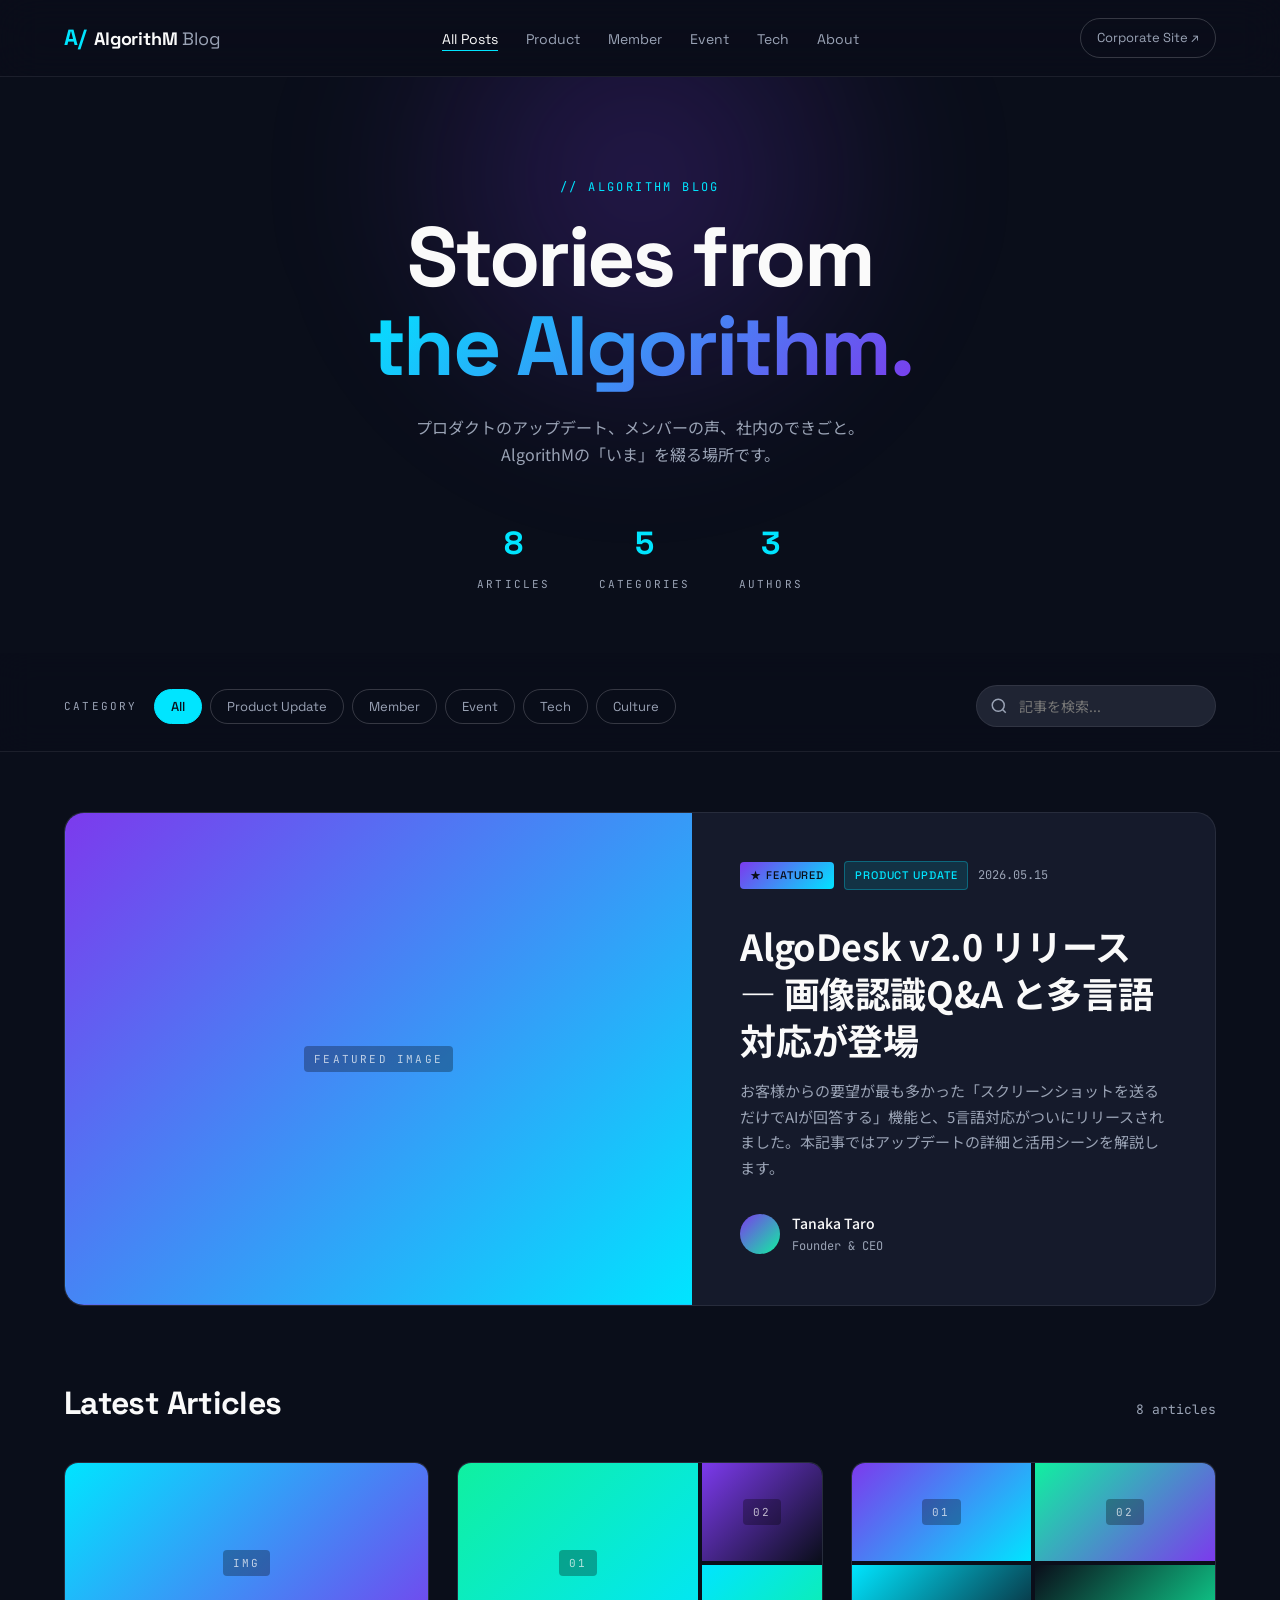
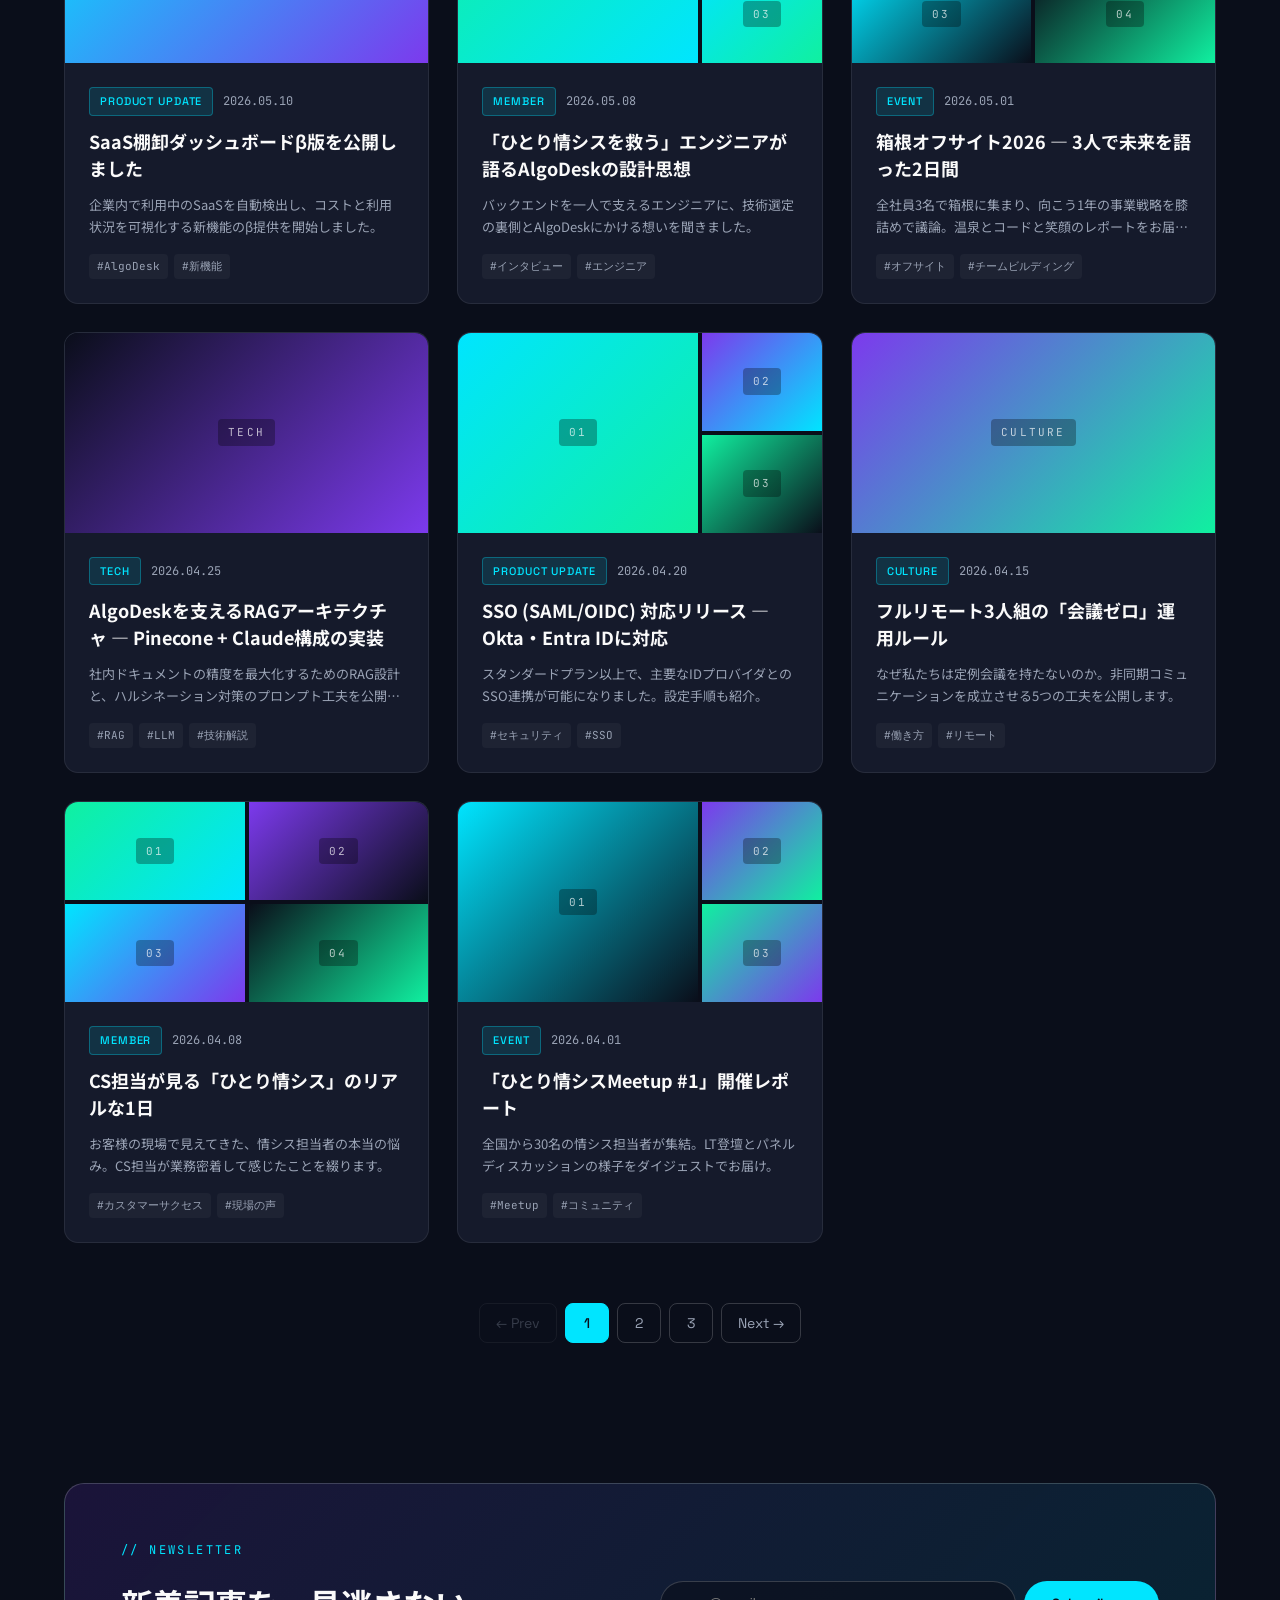
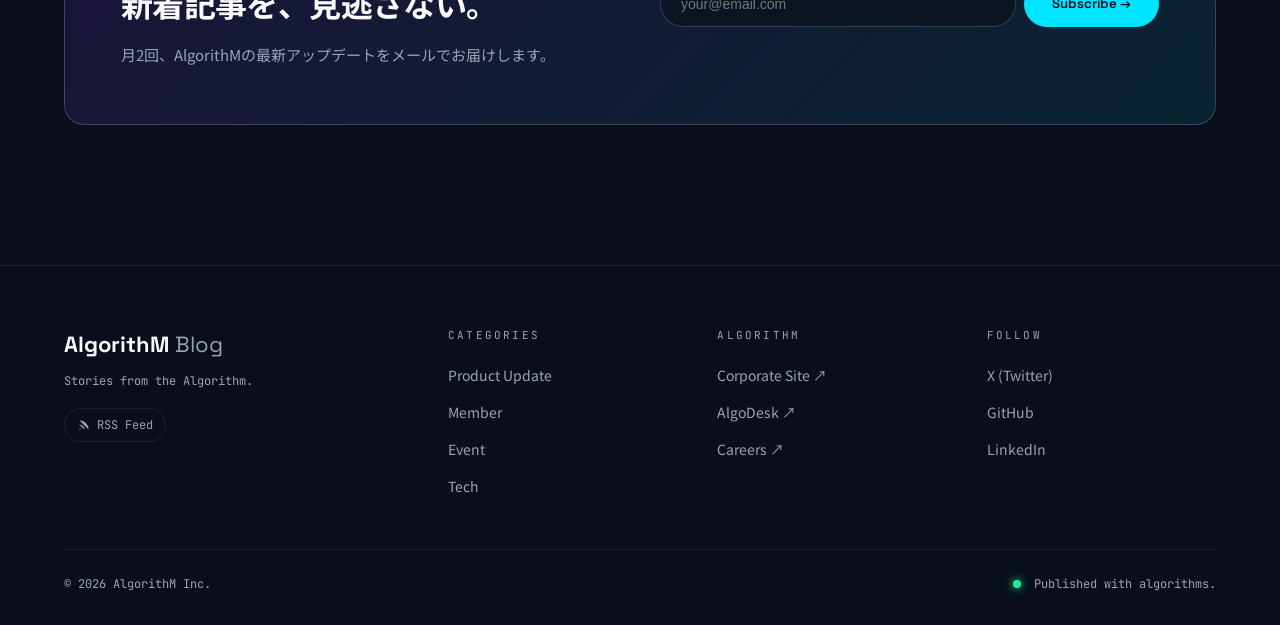
<file: index.html>
<!-- File: index.html -->
<!DOCTYPE html>
<html lang="ja">
<head>
<meta charset="UTF-8">
<meta name="viewport" content="width=device-width, initial-scale=1.0">
<title>AlgorithM Blog — Stories from the Algorithm</title>
<meta name="description" content="株式会社AlgorithMの公式ブログ。プロダクトのアップデート、メンバーの声、社内のできごとをお届けします。">
<meta property="og:title" content="AlgorithM Blog">
<meta property="og:description" content="Stories from the Algorithm — AlgorithMの「いま」を綴る場所。">
<meta property="og:type" content="website">
<link rel="stylesheet" href="assets/css/base.css">
<link rel="stylesheet" href="assets/css/blog.css">
<link rel="alternate" type="application/rss+xml" title="AlgorithM Blog RSS" href="feed.xml">
<link rel="preconnect" href="https://fonts.googleapis.com">
<link rel="preconnect" href="https://fonts.gstatic.com" crossorigin>
<link href="https://fonts.googleapis.com/css2?family=Space+Grotesk:wght@400;500;700&family=Noto+Sans+JP:wght@400;500;700;900&family=JetBrains+Mono&display=swap" rel="stylesheet">
</head>
<body>

<!-- ===== Header ===== -->
<header class="site-header" id="siteHeader">
  <div class="header-inner">
    <a href="index.html" class="logo">
      <span class="logo-mark">A/</span>
      <span class="logo-text">AlgorithM <em>Blog</em></span>
    </a>
    <nav class="global-nav">
      <ul>
        <li><a href="index.html" class="is-current">All Posts</a></li>
        <li><a href="tags/product.html">Product</a></li>
        <li><a href="tags/member.html">Member</a></li>
        <li><a href="tags/event.html">Event</a></li>
        <li><a href="tags/tech.html">Tech</a></li>
        <li><a href="about.html">About</a></li>
      </ul>
    </nav>
    <a href="https://algorithm.co.jp" class="back-to-main" target="_blank" rel="noopener">
      Corporate Site ↗
    </a>
    <button class="nav-toggle" aria-label="メニューを開く">
      <span></span><span></span><span></span>
    </button>
  </div>
</header>

<!-- ===== Hero ===== -->
<section class="blog-hero">
  <div class="container">
    <p class="eyebrow">// ALGORITHM BLOG</p>
    <h1 class="blog-hero__title">
      Stories from<br>
      <span class="gradient-text">the Algorithm.</span>
    </h1>
    <p class="blog-hero__lead">
      プロダクトのアップデート、メンバーの声、社内のできごと。<br>
      AlgorithMの「いま」を綴る場所です。
    </p>
    <div class="hero-stats">
      <div><strong id="totalCount">8</strong><span>Articles</span></div>
      <div><strong>5</strong><span>Categories</span></div>
      <div><strong>3</strong><span>Authors</span></div>
    </div>
  </div>
</section>

<!-- ===== Filter ===== -->
<section class="blog-filter">
  <div class="container">
    <div class="filter-wrap">
      <div class="filter-group">
        <span class="filter-label">CATEGORY</span>
        <div class="tag-list" id="categoryTags">
          <button class="tag is-active" data-filter="all">All</button>
          <button class="tag" data-filter="product">Product Update</button>
          <button class="tag" data-filter="member">Member</button>
          <button class="tag" data-filter="event">Event</button>
          <button class="tag" data-filter="tech">Tech</button>
          <button class="tag" data-filter="culture">Culture</button>
        </div>
      </div>
      <div class="filter-search">
        <input type="search" id="searchInput" placeholder="記事を検索..." aria-label="記事を検索">
        <svg width="18" height="18" viewBox="0 0 24 24" fill="none" stroke="currentColor" stroke-width="2">
          <circle cx="11" cy="11" r="8"/><path d="m21 21-4.3-4.3"/>
        </svg>
      </div>
    </div>
  </div>
</section>

<!-- ===== Featured ===== -->
<section class="featured-section">
  <div class="container">
    <article class="featured-card" data-category="product">
      <a href="posts/algodesk-v2-release.html" class="featured-card__link">
        <div class="featured-card__media">
          <div class="image-grid image-grid--featured">
            <div class="img-box img-box--main" style="background-image:linear-gradient(135deg,#7C3AED,#00E5FF);">
              <span class="img-placeholder">Featured Image</span>
            </div>
          </div>
        </div>
        <div class="featured-card__body">
          <div class="meta-row">
            <span class="badge badge--featured">★ Featured</span>
            <span class="badge badge--category">Product Update</span>
            <time datetime="2026-05-15">2026.05.15</time>
          </div>
          <h2 class="featured-card__title">
            AlgoDesk v2.0 リリース — 画像認識Q&A と多言語対応が登場
          </h2>
          <p class="featured-card__excerpt">
            お客様からの要望が最も多かった「スクリーンショットを送るだけでAIが回答する」機能と、5言語対応がついにリリースされました。本記事ではアップデートの詳細と活用シーンを解説します。
          </p>
          <div class="author-row">
            <div class="avatar" aria-hidden="true"></div>
            <div>
              <p class="author-name">Tanaka Taro</p>
              <p class="author-role">Founder & CEO</p>
            </div>
          </div>
        </div>
      </a>
    </article>
  </div>
</section>

<!-- ===== Article List ===== -->
<section class="article-section">
  <div class="container">
    <div class="section-head">
      <h2 class="section-title">Latest Articles</h2>
      <p class="section-count"><span id="articleCount">8</span> articles</p>
    </div>

    <div class="article-grid" id="articleGrid">

      <article class="article-card" data-category="product" data-tags="algodesk,release,ai">
        <a href="posts/saas-dashboard-beta.html" class="article-card__link">
          <div class="article-card__media">
            <div class="image-grid">
              <div class="img-box" style="background:linear-gradient(135deg,#00E5FF,#7C3AED);">
                <span class="img-placeholder">IMG</span>
              </div>
            </div>
          </div>
          <div class="article-card__body">
            <div class="meta-row">
              <span class="badge badge--category">Product Update</span>
              <time datetime="2026-05-10">2026.05.10</time>
            </div>
            <h3 class="article-card__title">SaaS棚卸ダッシュボードβ版を公開しました</h3>
            <p class="article-card__excerpt">
              企業内で利用中のSaaSを自動検出し、コストと利用状況を可視化する新機能のβ提供を開始しました。
            </p>
            <div class="tag-row">
              <span class="mini-tag">#AlgoDesk</span>
              <span class="mini-tag">#新機能</span>
            </div>
          </div>
        </a>
      </article>

      <article class="article-card" data-category="member" data-tags="interview,engineer">
        <a href="posts/engineer-interview-01.html" class="article-card__link">
          <div class="article-card__media">
            <div class="image-grid image-grid--multi">
              <div class="img-box" style="background:linear-gradient(135deg,#10F0A0,#00E5FF);"><span class="img-placeholder">01</span></div>
              <div class="img-box" style="background:linear-gradient(135deg,#7C3AED,#0A0E1A);"><span class="img-placeholder">02</span></div>
              <div class="img-box" style="background:linear-gradient(135deg,#00E5FF,#10F0A0);"><span class="img-placeholder">03</span></div>
            </div>
          </div>
          <div class="article-card__body">
            <div class="meta-row">
              <span class="badge badge--category">Member</span>
              <time datetime="2026-05-08">2026.05.08</time>
            </div>
            <h3 class="article-card__title">「ひとり情シスを救う」エンジニアが語るAlgoDeskの設計思想</h3>
            <p class="article-card__excerpt">
              バックエンドを一人で支えるエンジニアに、技術選定の裏側とAlgoDeskにかける想いを聞きました。
            </p>
            <div class="tag-row">
              <span class="mini-tag">#インタビュー</span>
              <span class="mini-tag">#エンジニア</span>
            </div>
          </div>
        </a>
      </article>

      <article class="article-card" data-category="event" data-tags="offsite,team">
        <a href="posts/hakone-offsite-2026.html" class="article-card__link">
          <div class="article-card__media">
            <div class="image-grid image-grid--quad">
              <div class="img-box" style="background:linear-gradient(135deg,#7C3AED,#00E5FF);"><span class="img-placeholder">01</span></div>
              <div class="img-box" style="background:linear-gradient(135deg,#10F0A0,#7C3AED);"><span class="img-placeholder">02</span></div>
              <div class="img-box" style="background:linear-gradient(135deg,#00E5FF,#0A0E1A);"><span class="img-placeholder">03</span></div>
              <div class="img-box" style="background:linear-gradient(135deg,#0A0E1A,#10F0A0);"><span class="img-placeholder">04</span></div>
            </div>
          </div>
          <div class="article-card__body">
            <div class="meta-row">
              <span class="badge badge--category">Event</span>
              <time datetime="2026-05-01">2026.05.01</time>
            </div>
            <h3 class="article-card__title">箱根オフサイト2026 — 3人で未来を語った2日間</h3>
            <p class="article-card__excerpt">
              全社員3名で箱根に集まり、向こう1年の事業戦略を膝詰めで議論。温泉とコードと笑顔のレポートをお届け。
            </p>
            <div class="tag-row">
              <span class="mini-tag">#オフサイト</span>
              <span class="mini-tag">#チームビルディング</span>
            </div>
          </div>
        </a>
      </article>

      <article class="article-card" data-category="tech" data-tags="rag,llm,architecture">
        <a href="posts/rag-architecture.html" class="article-card__link">
          <div class="article-card__media">
            <div class="image-grid">
              <div class="img-box" style="background:linear-gradient(135deg,#0A0E1A,#7C3AED);"><span class="img-placeholder">TECH</span></div>
            </div>
          </div>
          <div class="article-card__body">
            <div class="meta-row">
              <span class="badge badge--category">Tech</span>
              <time datetime="2026-04-25">2026.04.25</time>
            </div>
            <h3 class="article-card__title">AlgoDeskを支えるRAGアーキテクチャ — Pinecone + Claude構成の実装</h3>
            <p class="article-card__excerpt">
              社内ドキュメントの精度を最大化するためのRAG設計と、ハルシネーション対策のプロンプト工夫を公開します。
            </p>
            <div class="tag-row">
              <span class="mini-tag">#RAG</span>
              <span class="mini-tag">#LLM</span>
              <span class="mini-tag">#技術解説</span>
            </div>
          </div>
        </a>
      </article>

      <article class="article-card" data-category="product" data-tags="update,sso">
        <a href="posts/sso-release.html" class="article-card__link">
          <div class="article-card__media">
            <div class="image-grid image-grid--multi">
              <div class="img-box" style="background:linear-gradient(135deg,#00E5FF,#10F0A0);"><span class="img-placeholder">01</span></div>
              <div class="img-box" style="background:linear-gradient(135deg,#7C3AED,#00E5FF);"><span class="img-placeholder">02</span></div>
              <div class="img-box" style="background:linear-gradient(135deg,#10F0A0,#0A0E1A);"><span class="img-placeholder">03</span></div>
            </div>
          </div>
          <div class="article-card__body">
            <div class="meta-row">
              <span class="badge badge--category">Product Update</span>
              <time datetime="2026-04-20">2026.04.20</time>
            </div>
            <h3 class="article-card__title">SSO (SAML/OIDC) 対応リリース — Okta・Entra IDに対応</h3>
            <p class="article-card__excerpt">
              スタンダードプラン以上で、主要なIDプロバイダとのSSO連携が可能になりました。設定手順も紹介。
            </p>
            <div class="tag-row">
              <span class="mini-tag">#セキュリティ</span>
              <span class="mini-tag">#SSO</span>
            </div>
          </div>
        </a>
      </article>

      <article class="article-card" data-category="culture" data-tags="remote,culture">
        <a href="posts/no-meeting-rule.html" class="article-card__link">
          <div class="article-card__media">
            <div class="image-grid">
              <div class="img-box" style="background:linear-gradient(135deg,#7C3AED,#10F0A0);"><span class="img-placeholder">CULTURE</span></div>
            </div>
          </div>
          <div class="article-card__body">
            <div class="meta-row">
              <span class="badge badge--category">Culture</span>
              <time datetime="2026-04-15">2026.04.15</time>
            </div>
            <h3 class="article-card__title">フルリモート3人組の「会議ゼロ」運用ルール</h3>
            <p class="article-card__excerpt">
              なぜ私たちは定例会議を持たないのか。非同期コミュニケーションを成立させる5つの工夫を公開します。
            </p>
            <div class="tag-row">
              <span class="mini-tag">#働き方</span>
              <span class="mini-tag">#リモート</span>
            </div>
          </div>
        </a>
      </article>

      <article class="article-card" data-category="member" data-tags="cs,interview">
        <a href="posts/cs-day-in-life.html" class="article-card__link">
          <div class="article-card__media">
            <div class="image-grid image-grid--quad">
              <div class="img-box" style="background:linear-gradient(135deg,#10F0A0,#00E5FF);"><span class="img-placeholder">01</span></div>
              <div class="img-box" style="background:linear-gradient(135deg,#7C3AED,#0A0E1A);"><span class="img-placeholder">02</span></div>
              <div class="img-box" style="background:linear-gradient(135deg,#00E5FF,#7C3AED);"><span class="img-placeholder">03</span></div>
              <div class="img-box" style="background:linear-gradient(135deg,#0A0E1A,#10F0A0);"><span class="img-placeholder">04</span></div>
            </div>
          </div>
          <div class="article-card__body">
            <div class="meta-row">
              <span class="badge badge--category">Member</span>
              <time datetime="2026-04-08">2026.04.08</time>
            </div>
            <h3 class="article-card__title">CS担当が見る「ひとり情シス」のリアルな1日</h3>
            <p class="article-card__excerpt">
              お客様の現場で見えてきた、情シス担当者の本当の悩み。CS担当が業務密着して感じたことを綴ります。
            </p>
            <div class="tag-row">
              <span class="mini-tag">#カスタマーサクセス</span>
              <span class="mini-tag">#現場の声</span>
            </div>
          </div>
        </a>
      </article>

      <article class="article-card" data-category="event" data-tags="meetup,community">
        <a href="posts/meetup-01-report.html" class="article-card__link">
          <div class="article-card__media">
            <div class="image-grid image-grid--multi">
              <div class="img-box" style="background:linear-gradient(135deg,#00E5FF,#0A0E1A);"><span class="img-placeholder">01</span></div>
              <div class="img-box" style="background:linear-gradient(135deg,#7C3AED,#10F0A0);"><span class="img-placeholder">02</span></div>
              <div class="img-box" style="background:linear-gradient(135deg,#10F0A0,#7C3AED);"><span class="img-placeholder">03</span></div>
            </div>
          </div>
          <div class="article-card__body">
            <div class="meta-row">
              <span class="badge badge--category">Event</span>
              <time datetime="2026-04-01">2026.04.01</time>
            </div>
            <h3 class="article-card__title">「ひとり情シスMeetup #1」開催レポート</h3>
            <p class="article-card__excerpt">
              全国から30名の情シス担当者が集結。LT登壇とパネルディスカッションの様子をダイジェストでお届け。
            </p>
            <div class="tag-row">
              <span class="mini-tag">#Meetup</span>
              <span class="mini-tag">#コミュニティ</span>
            </div>
          </div>
        </a>
      </article>

    </div>

    <div class="empty-state" id="emptyState" hidden>
      <p>該当する記事が見つかりませんでした。</p>
    </div>

    <nav class="pagination" aria-label="ページネーション">
      <button class="page-btn" disabled>← Prev</button>
      <button class="page-btn is-current">1</button>
      <button class="page-btn">2</button>
      <button class="page-btn">3</button>
      <button class="page-btn">Next →</button>
    </nav>
  </div>
</section>

<!-- ===== Newsletter ===== -->
<section class="newsletter">
  <div class="container">
    <div class="newsletter-card">
      <div>
        <p class="eyebrow">// NEWSLETTER</p>
        <h2>新着記事を、見逃さない。</h2>
        <p class="newsletter-lead">月2回、AlgorithMの最新アップデートをメールでお届けします。</p>
      </div>
      <form class="newsletter-form" onsubmit="event.preventDefault(); alert('購読ありがとうございます');">
        <input type="email" placeholder="your@email.com" required>
        <button type="submit">Subscribe →</button>
      </form>
    </div>
  </div>
</section>

<!-- ===== Footer ===== -->
<footer class="site-footer">
  <div class="container">
    <div class="footer-grid">
      <div>
        <p class="footer-logo">AlgorithM <em>Blog</em></p>
        <p class="footer-tagline">Stories from the Algorithm.</p>
        <a href="feed.xml" class="rss-link">
          <svg width="14" height="14" viewBox="0 0 24 24" fill="currentColor"><path d="M4 11a9 9 0 0 1 9 9"/><path d="M4 4a16 16 0 0 1 16 16"/><circle cx="5" cy="19" r="1"/></svg>
          RSS Feed
        </a>
      </div>
      <div>
        <p class="footer-title">Categories</p>
        <ul>
          <li><a href="tags/product.html">Product Update</a></li>
          <li><a href="tags/member.html">Member</a></li>
          <li><a href="tags/event.html">Event</a></li>
          <li><a href="tags/tech.html">Tech</a></li>
        </ul>
      </div>
      <div>
        <p class="footer-title">AlgorithM</p>
        <ul>
          <li><a href="https://algorithm.co.jp" target="_blank" rel="noopener">Corporate Site ↗</a></li>
          <li><a href="https://algorithm.co.jp/products/algodesk" target="_blank" rel="noopener">AlgoDesk ↗</a></li>
          <li><a href="https://algorithm.co.jp/careers" target="_blank" rel="noopener">Careers ↗</a></li>
        </ul>
      </div>
      <div>
        <p class="footer-title">Follow</p>
        <ul>
          <li><a href="#">X (Twitter)</a></li>
          <li><a href="#">GitHub</a></li>
          <li><a href="#">LinkedIn</a></li>
        </ul>
      </div>
    </div>
    <div class="footer-bottom">
      <p>© 2026 AlgorithM Inc.</p>
      <p><span class="status-dot"></span> Published with algorithms.</p>
    </div>
  </div>
</footer>

<script src="assets/js/blog.js"></script>
</body>
</html>
</file>
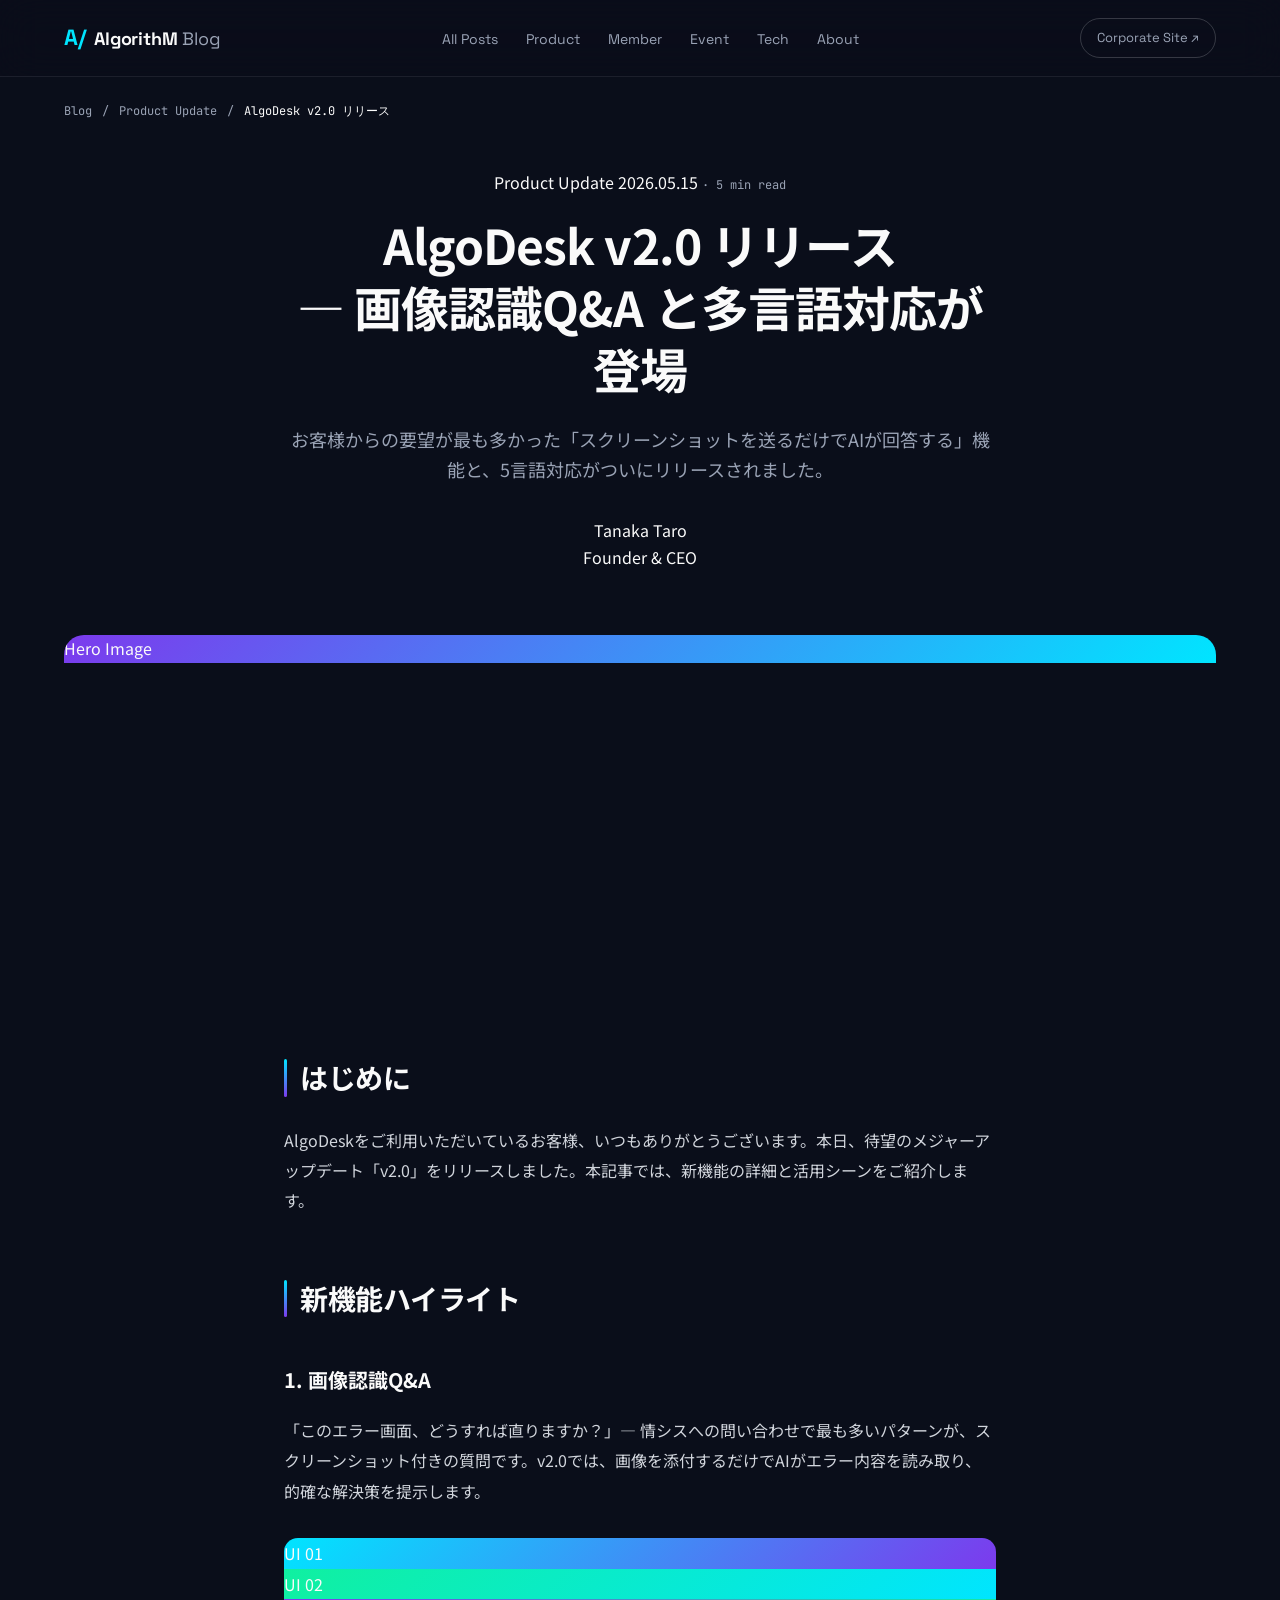
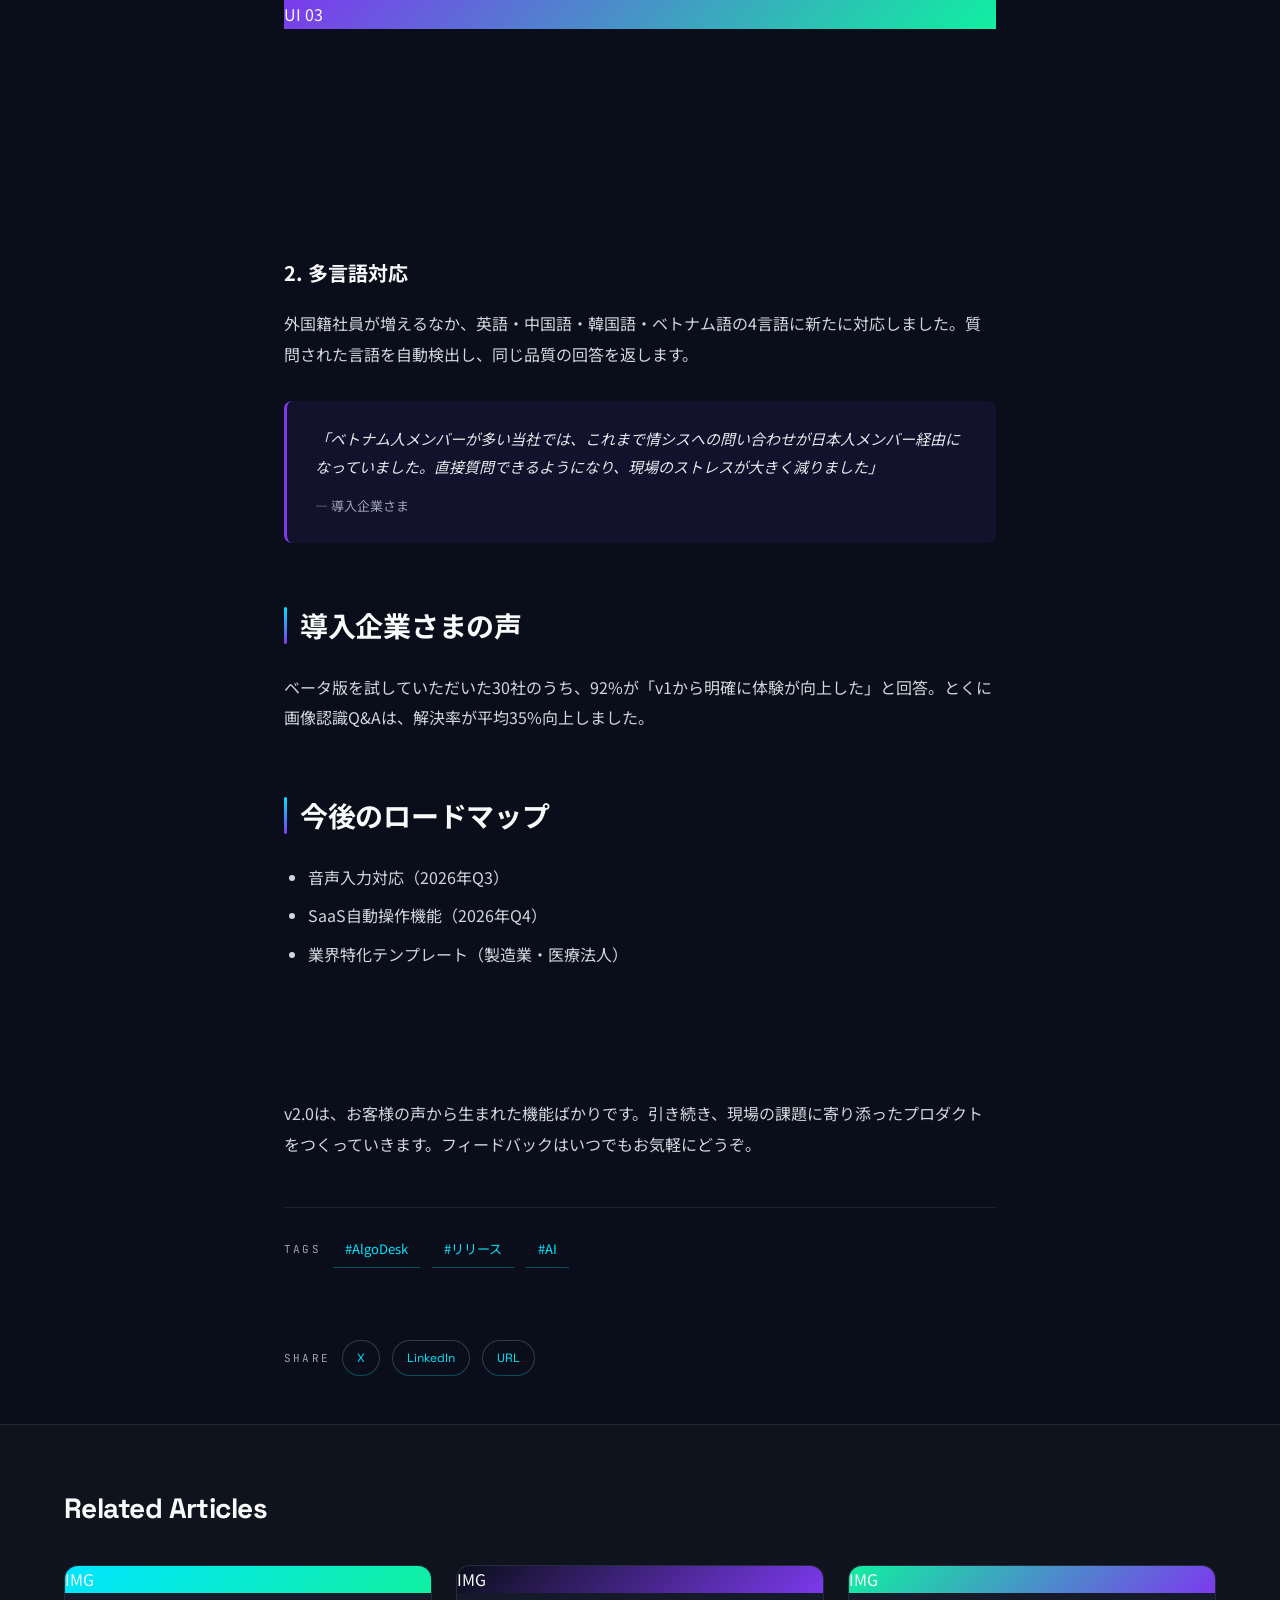
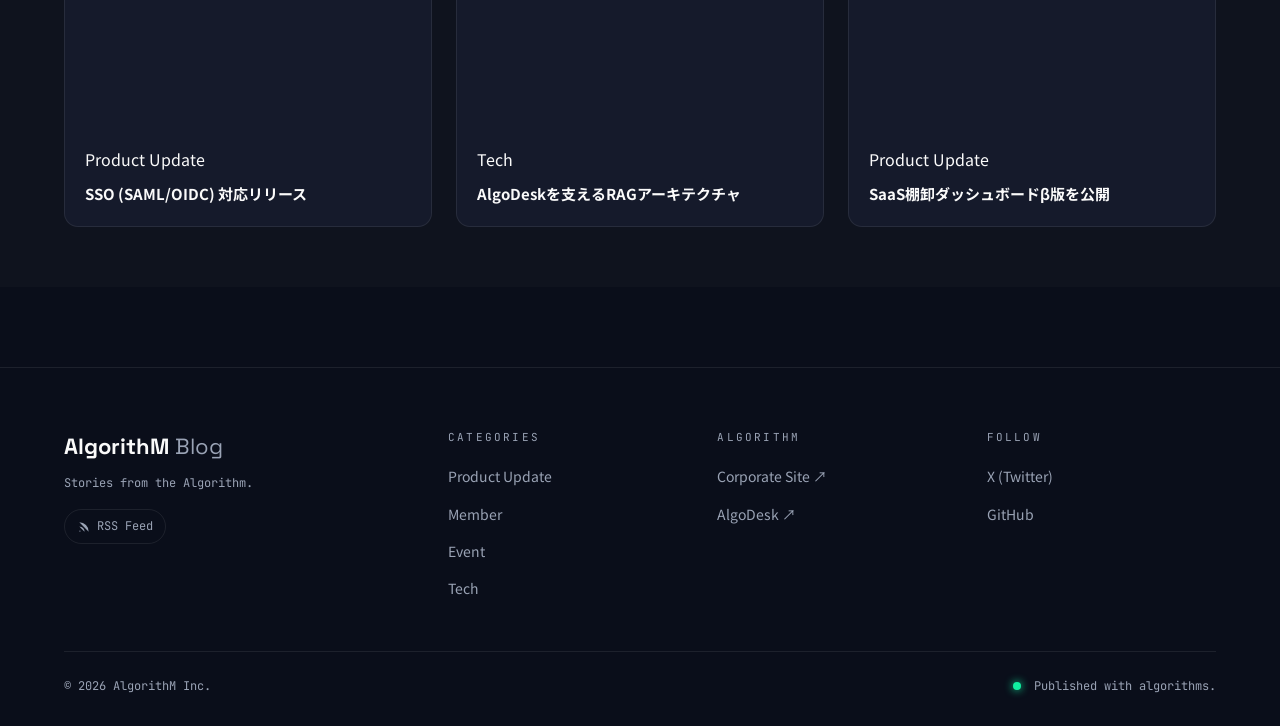
<file: posts/algodesk-v2-release.html>
<!-- File: posts/algodesk-v2-release.html -->
<!DOCTYPE html>
<html lang="ja">
<head>
<meta charset="UTF-8">
<meta name="viewport" content="width=device-width, initial-scale=1.0">
<title>AlgoDesk v2.0 リリース | AlgorithM Blog</title>
<meta name="description" content="お客様要望No.1だった画像認識Q&Aと多言語対応がリリース。アップデートの詳細を解説します。">
<meta property="og:title" content="AlgoDesk v2.0 リリース | AlgorithM Blog">
<meta property="og:type" content="article">
<link rel="stylesheet" href="../assets/css/base.css">
<link rel="stylesheet" href="../assets/css/post.css">
<link rel="preconnect" href="https://fonts.googleapis.com">
<link rel="preconnect" href="https://fonts.gstatic.com" crossorigin>
<link href="https://fonts.googleapis.com/css2?family=Space+Grotesk:wght@400;500;700&family=Noto+Sans+JP:wght@400;500;700;900&family=JetBrains+Mono&display=swap" rel="stylesheet">
</head>
<body>

<!-- ===== Header ===== -->
<header class="site-header" id="siteHeader">
  <div class="header-inner">
    <a href="../index.html" class="logo">
      <span class="logo-mark">A/</span>
      <span class="logo-text">AlgorithM <em>Blog</em></span>
    </a>
    <nav class="global-nav">
      <ul>
        <li><a href="../index.html">All Posts</a></li>
        <li><a href="../tags/product.html">Product</a></li>
        <li><a href="../tags/member.html">Member</a></li>
        <li><a href="../tags/event.html">Event</a></li>
        <li><a href="../tags/tech.html">Tech</a></li>
        <li><a href="../about.html">About</a></li>
      </ul>
    </nav>
    <a href="https://algorithm.co.jp" class="back-to-main" target="_blank" rel="noopener">Corporate Site ↗</a>
  </div>
</header>

<!-- ===== Reading Progress ===== -->
<div class="reading-progress" id="readingProgress"></div>

<!-- ===== Breadcrumb ===== -->
<nav class="breadcrumb container">
  <a href="../index.html">Blog</a>
  <span>/</span>
  <a href="../tags/product.html">Product Update</a>
  <span>/</span>
  <span class="current">AlgoDesk v2.0 リリース</span>
</nav>

<!-- ===== Post Header ===== -->
<article class="post">
  <header class="post-header">
    <div class="container container--narrow">
      <div class="meta-row">
        <span class="badge badge--category">Product Update</span>
        <time datetime="2026-05-15">2026.05.15</time>
        <span class="reading-time">5 min read</span>
      </div>
      <h1 class="post-title">
        AlgoDesk v2.0 リリース<br>
        — 画像認識Q&A と多言語対応が登場
      </h1>
      <p class="post-lead">
        お客様からの要望が最も多かった「スクリーンショットを送るだけでAIが回答する」機能と、5言語対応がついにリリースされました。
      </p>
      <div class="author-row">
        <div class="avatar" aria-hidden="true"></div>
        <div>
          <p class="author-name">Tanaka Taro</p>
          <p class="author-role">Founder & CEO</p>
        </div>
      </div>
    </div>
  </header>

  <!-- ===== Hero Image ===== -->
  <div class="post-hero-image">
    <div class="container">
      <div class="image-grid image-grid--featured">
        <div class="img-box" style="background:linear-gradient(135deg,#7C3AED,#00E5FF);">
          <span class="img-placeholder">Hero Image</span>
        </div>
      </div>
    </div>
  </div>

  <!-- ===== Post Body ===== -->
  <div class="post-body container container--narrow">

    <h2>はじめに</h2>
    <p>
      AlgoDeskをご利用いただいているお客様、いつもありがとうございます。本日、待望のメジャーアップデート「v2.0」をリリースしました。本記事では、新機能の詳細と活用シーンをご紹介します。
    </p>

    <h2>新機能ハイライト</h2>
    <h3>1. 画像認識Q&A</h3>
    <p>
      「このエラー画面、どうすれば直りますか？」— 情シスへの問い合わせで最も多いパターンが、スクリーンショット付きの質問です。v2.0では、画像を添付するだけでAIがエラー内容を読み取り、的確な解決策を提示します。
    </p>

    <div class="image-grid image-grid--multi post-images">
      <div class="img-box" style="background:linear-gradient(135deg,#00E5FF,#7C3AED);"><span class="img-placeholder">UI 01</span></div>
      <div class="img-box" style="background:linear-gradient(135deg,#10F0A0,#00E5FF);"><span class="img-placeholder">UI 02</span></div>
      <div class="img-box" style="background:linear-gradient(135deg,#7C3AED,#10F0A0);"><span class="img-placeholder">UI 03</span></div>
    </div>

    <h3>2. 多言語対応</h3>
    <p>
      外国籍社員が増えるなか、英語・中国語・韓国語・ベトナム語の4言語に新たに対応しました。質問された言語を自動検出し、同じ品質の回答を返します。
    </p>

    <blockquote>
      「ベトナム人メンバーが多い当社では、これまで情シスへの問い合わせが日本人メンバー経由になっていました。直接質問できるようになり、現場のストレスが大きく減りました」<cite>— 導入企業さま</cite>
    </blockquote>

    <h2>導入企業さまの声</h2>
    <p>
      ベータ版を試していただいた30社のうち、92%が「v1から明確に体験が向上した」と回答。とくに画像認識Q&Aは、解決率が平均35%向上しました。
    </p>

    <h2>今後のロードマップ</h2>
    <ul>
      <li>音声入力対応（2026年Q3）</li>
      <li>SaaS自動操作機能（2026年Q4）</li>
      <li>業界特化テンプレート（製造業・医療法人）</li>
    </ul>

    <h2>おわりに</h2>
    <p>
      v2.0は、お客様の声から生まれた機能ばかりです。引き続き、現場の課題に寄り添ったプロダクトをつくっていきます。フィードバックはいつでもお気軽にどうぞ。
    </p>

    <!-- Tags -->
    <div class="post-tags">
      <span class="tag-label">TAGS</span>
      <a href="../tags/product.html" class="mini-tag">#AlgoDesk</a>
      <a href="../tags/product.html" class="mini-tag">#リリース</a>
      <a href="../tags/tech.html" class="mini-tag">#AI</a>
    </div>

    <!-- Share -->
    <div class="post-share">
      <span class="share-label">SHARE</span>
      <a href="#" class="share-btn">X</a>
      <a href="#" class="share-btn">LinkedIn</a>
      <a href="#" class="share-btn">URL</a>
    </div>

  </div>
</article>

<!-- ===== Related Posts ===== -->
<section class="related-section">
  <div class="container">
    <h2 class="section-title">Related Articles</h2>
    <div class="related-grid">
      <a href="sso-release.html" class="related-card">
        <div class="image-grid">
          <div class="img-box" style="background:linear-gradient(135deg,#00E5FF,#10F0A0);"><span class="img-placeholder">IMG</span></div>
        </div>
        <div class="related-card__body">
          <span class="badge badge--category">Product Update</span>
          <h3>SSO (SAML/OIDC) 対応リリース</h3>
        </div>
      </a>
      <a href="rag-architecture.html" class="related-card">
        <div class="image-grid">
          <div class="img-box" style="background:linear-gradient(135deg,#0A0E1A,#7C3AED);"><span class="img-placeholder">IMG</span></div>
        </div>
        <div class="related-card__body">
          <span class="badge badge--category">Tech</span>
          <h3>AlgoDeskを支えるRAGアーキテクチャ</h3>
        </div>
      </a>
      <a href="saas-dashboard-beta.html" class="related-card">
        <div class="image-grid">
          <div class="img-box" style="background:linear-gradient(135deg,#10F0A0,#7C3AED);"><span class="img-placeholder">IMG</span></div>
        </div>
        <div class="related-card__body">
          <span class="badge badge--category">Product Update</span>
          <h3>SaaS棚卸ダッシュボードβ版を公開</h3>
        </div>
      </a>
    </div>
  </div>
</section>

<!-- ===== Footer ===== -->
<footer class="site-footer">
  <div class="container">
    <div class="footer-grid">
      <div>
        <p class="footer-logo">AlgorithM <em>Blog</em></p>
        <p class="footer-tagline">Stories from the Algorithm.</p>
        <a href="../feed.xml" class="rss-link">
          <svg width="14" height="14" viewBox="0 0 24 24" fill="currentColor"><path d="M4 11a9 9 0 0 1 9 9"/><path d="M4 4a16 16 0 0 1 16 16"/><circle cx="5" cy="19" r="1"/></svg>
          RSS Feed
        </a>
      </div>
      <div>
        <p class="footer-title">Categories</p>
        <ul>
          <li><a href="../tags/product.html">Product Update</a></li>
          <li><a href="../tags/member.html">Member</a></li>
          <li><a href="../tags/event.html">Event</a></li>
          <li><a href="../tags/tech.html">Tech</a></li>
        </ul>
      </div>
      <div>
        <p class="footer-title">AlgorithM</p>
        <ul>
          <li><a href="https://algorithm.co.jp" target="_blank" rel="noopener">Corporate Site ↗</a></li>
          <li><a href="https://algorithm.co.jp/products/algodesk" target="_blank" rel="noopener">AlgoDesk ↗</a></li>
        </ul>
      </div>
      <div>
        <p class="footer-title">Follow</p>
        <ul>
          <li><a href="#">X (Twitter)</a></li>
          <li><a href="#">GitHub</a></li>
        </ul>
      </div>
    </div>
    <div class="footer-bottom">
      <p>© 2026 AlgorithM Inc.</p>
      <p><span class="status-dot"></span> Published with algorithms.</p>
    </div>
  </div>
</footer>

<script src="../assets/js/blog.js"></script>
</body>
</html>
</file>
<file: assets/css/base.css>
/* File: assets/css/base.css */

/* =========================================
   AlgorithM Blog - Base Styles
   全ページ共通の変数・リセット・タイポグラフィ
========================================= */

:root {
  --c-bg:        #0A0E1A;
  --c-bg-soft:   #1F2433;
  --c-bg-card:   #151A2B;
  --c-text:      #FAFAFA;
  --c-text-mute: #9AA3B5;
  --c-text-dim:  #6B7280;
  --c-cyan:      #00E5FF;
  --c-violet:    #7C3AED;
  --c-green:     #10F0A0;
  --c-border:    rgba(255,255,255,0.08);
  --c-border-strong: rgba(255,255,255,0.18);

  --font-en:   'Space Grotesk', sans-serif;
  --font-jp:   'Noto Sans JP', sans-serif;
  --font-mono: 'JetBrains Mono', monospace;

  --radius-sm: 8px;
  --radius-md: 14px;
  --radius-lg: 20px;

  --maxw: 1200px;
  --maxw-narrow: 760px;
}

* { box-sizing: border-box; margin: 0; padding: 0; }

html { scroll-behavior: smooth; }

body {
  font-family: var(--font-jp);
  background: var(--c-bg);
  color: var(--c-text);
  line-height: 1.7;
  -webkit-font-smoothing: antialiased;
  -moz-osx-font-smoothing: grayscale;
}

a { color: inherit; text-decoration: none; }
img { max-width: 100%; display: block; }
button { font-family: inherit; }

.container {
  max-width: var(--maxw);
  margin: 0 auto;
  padding: 0 24px;
}

.container--narrow {
  max-width: var(--maxw-narrow);
  margin: 0 auto;
  padding: 0 24px;
}

.eyebrow {
  font-family: var(--font-mono);
  font-size: 12px;
  letter-spacing: 0.2em;
  color: var(--c-cyan);
  margin-bottom: 16px;
  text-transform: uppercase;
}

.gradient-text {
  background: linear-gradient(135deg, var(--c-cyan), var(--c-violet));
  -webkit-background-clip: text;
  background-clip: text;
  color: transparent;
}

/* ========== Header ========== */
.site-header {
  position: sticky;
  top: 0;
  z-index: 100;
  background: rgba(10, 14, 26, 0.7);
  backdrop-filter: blur(20px);
  -webkit-backdrop-filter: blur(20px);
  border-bottom: 1px solid var(--c-border);
}
.header-inner {
  max-width: var(--maxw);
  margin: 0 auto;
  padding: 18px 24px;
  display: flex;
  justify-content: space-between;
  align-items: center;
  gap: 24px;
}
.logo {
  display: flex;
  align-items: baseline;
  gap: 8px;
}
.logo-mark {
  font-family: var(--font-en);
  font-weight: 700;
  font-size: 22px;
  letter-spacing: -0.02em;
  color: var(--c-cyan);
}
.logo-text {
  font-family: var(--font-en);
  font-weight: 700;
  font-size: 18px;
  letter-spacing: -0.01em;
}
.logo-text em {
  font-style: normal;
  font-weight: 400;
  color: var(--c-text-mute);
}
.global-nav ul {
  display: flex;
  gap: 28px;
  list-style: none;
}
.global-nav a {
  font-family: var(--font-en);
  font-size: 14px;
  color: var(--c-text-mute);
  transition: color 0.2s;
}
.global-nav a:hover,
.global-nav a.is-current {
  color: var(--c-text);
}
.global-nav a.is-current {
  border-bottom: 1px solid var(--c-cyan);
  padding-bottom: 2px;
}
.back-to-main {
  font-family: var(--font-en);
  font-size: 13px;
  color: var(--c-text-mute);
  padding: 8px 16px;
  border: 1px solid var(--c-border-strong);
  border-radius: 999px;
  transition: all 0.2s;
}
.back-to-main:hover {
  color: var(--c-text);
  border-color: var(--c-cyan);
}
.nav-toggle {
  display: none;
  background: none;
  border: none;
  cursor: pointer;
  flex-direction: column;
  gap: 5px;
}
.nav-toggle span {
  width: 24px;
  height: 2px;
  background: var(--c-text);
  display: block;
}

/* ========== Footer ========== */
.site-footer {
  border-top: 1px solid var(--c-border);
  padding: 60px 0 30px;
  margin-top: 80px;
}
.footer-grid {
  display: grid;
  grid-template-columns: 1.5fr 1fr 1fr 1fr;
  gap: 40px;
  margin-bottom: 40px;
}
.footer-logo {
  font-family: var(--font-en);
  font-weight: 700;
  font-size: 22px;
  margin-bottom: 8px;
}
.footer-logo em {
  font-style: normal;
  font-weight: 400;
  color: var(--c-text-mute);
}
.footer-tagline {
  font-family: var(--font-mono);
  font-size: 12px;
  color: var(--c-text-mute);
  margin-bottom: 16px;
}
.rss-link {
  display: inline-flex;
  align-items: center;
  gap: 6px;
  font-family: var(--font-mono);
  font-size: 12px;
  color: var(--c-text-mute);
  padding: 6px 12px;
  border: 1px solid var(--c-border);
  border-radius: 999px;
  transition: all 0.2s;
}
.rss-link:hover {
  color: var(--c-cyan);
  border-color: var(--c-cyan);
}
.footer-title {
  font-family: var(--font-mono);
  font-size: 11px;
  letter-spacing: 0.2em;
  color: var(--c-text-mute);
  margin-bottom: 16px;
  text-transform: uppercase;
}
.site-footer ul {
  list-style: none;
}
.site-footer ul li {
  margin-bottom: 10px;
}
.site-footer ul a {
  font-size: 14px;
  color: var(--c-text-mute);
  transition: color 0.2s;
}
.site-footer ul a:hover {
  color: var(--c-text);
}
.footer-bottom {
  display: flex;
  justify-content: space-between;
  padding-top: 24px;
  border-top: 1px solid var(--c-border);
  font-family: var(--font-mono);
  font-size: 12px;
  color: var(--c-text-mute);
}
.status-dot {
  display: inline-block;
  width: 8px;
  height: 8px;
  border-radius: 50%;
  background: var(--c-green);
  margin-right: 6px;
  box-shadow: 0 0 8px var(--c-green);
  animation: pulse 2s infinite;
}
@keyframes pulse {
  0%, 100% { opacity: 1; }
  50% { opacity: 0.5; }
}

/* ========== Responsive (共通) ========== */
@media (max-width: 960px) {
  .footer-grid { grid-template-columns: 1fr 1fr; }
}

@media (max-width: 640px) {
  .global-nav,
  .back-to-main { display: none; }
  .nav-toggle { display: flex; }
  .footer-grid { grid-template-columns: 1fr; gap: 24px; }
  .footer-bottom { flex-direction: column; gap: 8px; }
}
</file>
<file: assets/css/blog.css>
/* File: assets/css/blog.css */

/* =========================================
   Blog Index - 一覧ページ専用スタイル
========================================= */

/* ========== Hero ========== */
.blog-hero {
  padding: 100px 0 60px;
  text-align: center;
  position: relative;
  overflow: hidden;
}
.blog-hero::before {
  content: '';
  position: absolute;
  top: -200px;
  left: 50%;
  transform: translateX(-50%);
  width: 600px;
  height: 600px;
  background: radial-gradient(circle, rgba(124,58,237,0.25), transparent 70%);
  filter: blur(60px);
  z-index: -1;
}
.blog-hero__title {
  font-family: var(--font-en);
  font-size: clamp(40px, 7vw, 84px);
  line-height: 1.05;
  letter-spacing: -0.03em;
  font-weight: 700;
  margin-bottom: 24px;
}
.blog-hero__lead {
  font-size: 16px;
  color: var(--c-text-mute);
  max-width: 560px;
  margin: 0 auto 48px;
}
.hero-stats {
  display: flex;
  justify-content: center;
  gap: 48px;
  flex-wrap: wrap;
}
.hero-stats > div {
  display: flex;
  flex-direction: column;
  align-items: center;
}
.hero-stats strong {
  font-family: var(--font-en);
  font-size: 32px;
  font-weight: 700;
  color: var(--c-cyan);
}
.hero-stats span {
  font-family: var(--font-mono);
  font-size: 11px;
  letter-spacing: 0.2em;
  color: var(--c-text-mute);
  text-transform: uppercase;
  margin-top: 4px;
}

/* ========== Filter ========== */
.blog-filter {
  padding: 32px 0 24px;
  position: sticky;
  top: 71px;
  z-index: 50;
  background: rgba(10,14,26,0.85);
  backdrop-filter: blur(16px);
  border-bottom: 1px solid var(--c-border);
}
.filter-wrap {
  display: flex;
  justify-content: space-between;
  align-items: center;
  gap: 24px;
  flex-wrap: wrap;
}
.filter-group {
  display: flex;
  align-items: center;
  gap: 16px;
  flex-wrap: wrap;
}
.filter-label {
  font-family: var(--font-mono);
  font-size: 11px;
  letter-spacing: 0.2em;
  color: var(--c-text-mute);
}
.tag-list {
  display: flex;
  gap: 8px;
  flex-wrap: wrap;
}
.tag {
  font-family: var(--font-en);
  font-size: 13px;
  padding: 8px 16px;
  border-radius: 999px;
  border: 1px solid var(--c-border-strong);
  background: transparent;
  color: var(--c-text-mute);
  cursor: pointer;
  transition: all 0.2s;
}
.tag:hover {
  color: var(--c-text);
  border-color: var(--c-cyan);
}
.tag.is-active {
  background: var(--c-cyan);
  color: var(--c-bg);
  border-color: var(--c-cyan);
  font-weight: 500;
}
.filter-search {
  position: relative;
  display: flex;
  align-items: center;
}
.filter-search svg {
  position: absolute;
  left: 14px;
  color: var(--c-text-mute);
}
.filter-search input {
  background: var(--c-bg-soft);
  border: 1px solid var(--c-border);
  color: var(--c-text);
  padding: 10px 16px 10px 42px;
  border-radius: 999px;
  font-family: var(--font-jp);
  font-size: 14px;
  width: 240px;
  outline: none;
  transition: border-color 0.2s;
}
.filter-search input:focus {
  border-color: var(--c-cyan);
}

/* ========== Featured ========== */
.featured-section {
  padding: 60px 0 30px;
}
.featured-card {
  background: var(--c-bg-card);
  border: 1px solid var(--c-border);
  border-radius: var(--radius-lg);
  overflow: hidden;
  transition: transform 0.3s, border-color 0.3s;
}
.featured-card:hover {
  transform: translateY(-4px);
  border-color: var(--c-violet);
}
.featured-card__link {
  display: grid;
  grid-template-columns: 1.2fr 1fr;
  gap: 0;
}
.featured-card__media {
  min-height: 400px;
}
.featured-card__body {
  padding: 48px;
  display: flex;
  flex-direction: column;
  justify-content: center;
}
.featured-card__title {
  font-size: clamp(24px, 3vw, 36px);
  line-height: 1.3;
  margin: 20px 0 16px;
  font-weight: 700;
  letter-spacing: -0.01em;
}
.featured-card__excerpt {
  color: var(--c-text-mute);
  font-size: 15px;
  margin-bottom: 32px;
}

/* ========== Image Grid ========== */
.image-grid {
  width: 100%;
  height: 100%;
  min-height: 220px;
  display: grid;
  gap: 4px;
  background: var(--c-bg);
}
.image-grid--featured { grid-template-columns: 1fr; min-height: 400px; }
.image-grid:not(.image-grid--multi):not(.image-grid--quad):not(.image-grid--featured) {
  grid-template-columns: 1fr;
}
.image-grid--multi {
  grid-template-columns: 2fr 1fr;
  grid-template-rows: 1fr 1fr;
}
.image-grid--multi .img-box:first-child {
  grid-row: span 2;
}
.image-grid--quad {
  grid-template-columns: 1fr 1fr;
  grid-template-rows: 1fr 1fr;
}
.img-box {
  background-size: cover;
  background-position: center;
  position: relative;
  display: flex;
  align-items: center;
  justify-content: center;
  overflow: hidden;
}
.img-placeholder {
  font-family: var(--font-mono);
  font-size: 11px;
  letter-spacing: 0.2em;
  color: rgba(255,255,255,0.7);
  text-transform: uppercase;
  background: rgba(0,0,0,0.3);
  padding: 4px 10px;
  border-radius: 4px;
}

/* ========== Meta & Badges ========== */
.meta-row {
  display: flex;
  align-items: center;
  gap: 10px;
  flex-wrap: wrap;
  margin-bottom: 12px;
}
.meta-row time {
  font-family: var(--font-mono);
  font-size: 12px;
  color: var(--c-text-mute);
}
.badge {
  font-family: var(--font-en);
  font-size: 11px;
  letter-spacing: 0.08em;
  padding: 4px 10px;
  border-radius: 4px;
  font-weight: 500;
  text-transform: uppercase;
}
.badge--featured {
  background: linear-gradient(135deg, var(--c-violet), var(--c-cyan));
  color: var(--c-bg);
}
.badge--category {
  background: rgba(0, 229, 255, 0.12);
  color: var(--c-cyan);
  border: 1px solid rgba(0, 229, 255, 0.3);
}

/* ========== Author ========== */
.author-row {
  display: flex;
  align-items: center;
  gap: 12px;
}
.avatar {
  width: 40px;
  height: 40px;
  border-radius: 50%;
  background: linear-gradient(135deg, var(--c-violet), var(--c-green));
  flex-shrink: 0;
}
.author-name {
  font-size: 14px;
  font-weight: 500;
}
.author-role {
  font-size: 12px;
  color: var(--c-text-mute);
  font-family: var(--font-mono);
}

/* ========== Article Section ========== */
.article-section {
  padding: 40px 0 80px;
}
.section-head {
  display: flex;
  justify-content: space-between;
  align-items: baseline;
  margin-bottom: 32px;
}
.section-title {
  font-family: var(--font-en);
  font-size: 32px;
  font-weight: 700;
  letter-spacing: -0.02em;
}
.section-count {
  font-family: var(--font-mono);
  font-size: 13px;
  color: var(--c-text-mute);
}
.article-grid {
  display: grid;
  grid-template-columns: repeat(3, 1fr);
  gap: 28px;
}

/* ========== Article Card ========== */
.article-card {
  background: var(--c-bg-card);
  border: 1px solid var(--c-border);
  border-radius: var(--radius-md);
  overflow: hidden;
  transition: all 0.3s cubic-bezier(0.2, 0.8, 0.2, 1);
}
.article-card:hover {
  transform: translateY(-6px);
  border-color: var(--c-cyan);
  box-shadow: 0 20px 40px -10px rgba(0, 229, 255, 0.15);
}
.article-card__link {
  display: block;
  height: 100%;
}
.article-card__media {
  height: 200px;
  overflow: hidden;
}
.article-card__media .image-grid {
  min-height: 200px;
  height: 200px;
}
.article-card__body {
  padding: 24px;
}
.article-card__title {
  font-size: 18px;
  font-weight: 700;
  line-height: 1.5;
  margin: 8px 0 12px;
  transition: color 0.2s;
}
.article-card:hover .article-card__title {
  color: var(--c-cyan);
}
.article-card__excerpt {
  font-size: 13px;
  color: var(--c-text-mute);
  line-height: 1.7;
  margin-bottom: 16px;
  display: -webkit-box;
  -webkit-line-clamp: 2;
  -webkit-box-orient: vertical;
  overflow: hidden;
}

/* ========== Mini Tags ========== */
.tag-row {
  display: flex;
  gap: 6px;
  flex-wrap: wrap;
}
.mini-tag {
  font-family: var(--font-mono);
  font-size: 11px;
  color: var(--c-text-mute);
  padding: 3px 8px;
  border-radius: 4px;
  background: rgba(255,255,255,0.04);
}

/* ========== Empty / Pagination ========== */
.empty-state {
  text-align: center;
  padding: 80px 24px;
  color: var(--c-text-mute);
  border: 1px dashed var(--c-border-strong);
  border-radius: var(--radius-md);
}
.pagination {
  display: flex;
  justify-content: center;
  gap: 8px;
  margin-top: 60px;
}
.page-btn {
  font-family: var(--font-en);
  font-size: 14px;
  padding: 10px 16px;
  background: transparent;
  border: 1px solid var(--c-border-strong);
  color: var(--c-text-mute);
  border-radius: 8px;
  cursor: pointer;
  transition: all 0.2s;
  min-width: 44px;
}
.page-btn:hover:not(:disabled):not(.is-current) {
  border-color: var(--c-cyan);
  color: var(--c-text);
}
.page-btn.is-current {
  background: var(--c-cyan);
  color: var(--c-bg);
  border-color: var(--c-cyan);
  font-weight: 500;
}
.page-btn:disabled {
  opacity: 0.3;
  cursor: not-allowed;
}

/* ========== Newsletter ========== */
.newsletter {
  padding: 60px 0;
}
.newsletter-card {
  background: linear-gradient(135deg, rgba(124,58,237,0.15), rgba(0,229,255,0.10));
  border: 1px solid var(--c-border-strong);
  border-radius: var(--radius-lg);
  padding: 56px;
  display: grid;
  grid-template-columns: 1fr 1fr;
  gap: 40px;
  align-items: center;
}
.newsletter-card h2 {
  font-size: 32px;
  font-weight: 700;
  letter-spacing: -0.02em;
  margin-bottom: 12px;
}
.newsletter-lead {
  color: var(--c-text-mute);
  font-size: 15px;
}
.newsletter-form {
  display: flex;
  gap: 8px;
}
.newsletter-form input {
  flex: 1;
  background: rgba(10,14,26,0.6);
  border: 1px solid var(--c-border-strong);
  color: var(--c-text);
  padding: 14px 20px;
  border-radius: 999px;
  font-size: 14px;
  outline: none;
}
.newsletter-form input:focus {
  border-color: var(--c-cyan);
}
.newsletter-form button {
  font-family: var(--font-en);
  background: var(--c-cyan);
  color: var(--c-bg);
  border: none;
  padding: 14px 28px;
  border-radius: 999px;
  font-weight: 600;
  cursor: pointer;
  transition: transform 0.2s;
}
.newsletter-form button:hover {
  transform: translateX(2px);
}

/* ========== Responsive ========== */
@media (max-width: 960px) {
  .featured-card__link { grid-template-columns: 1fr; }
  .featured-card__media { min-height: 280px; }
  .featured-card__body { padding: 32px 24px; }
  .article-grid { grid-template-columns: repeat(2, 1fr); }
  .newsletter-card { grid-template-columns: 1fr; padding: 40px 24px; }
}

@media (max-width: 640px) {
  .blog-hero { padding: 60px 0 40px; }
  .hero-stats { gap: 24px; }
  .blog-filter { top: 64px; padding: 20px 0; }
  .filter-wrap { flex-direction: column; align-items: stretch; }
  .filter-search input { width: 100%; }
  .article-grid { grid-template-columns: 1fr; gap: 20px; }
  .section-title { font-size: 24px; }
}
</file>
<file: assets/css/post.css>
/* File: assets/css/post.css */

/* =========================================
   Post Page - 個別記事ページ専用スタイル
========================================= */

/* ========== Reading Progress ========== */
.reading-progress {
  position: fixed;
  top: 0;
  left: 0;
  height: 3px;
  width: 0%;
  background: linear-gradient(90deg, var(--c-cyan), var(--c-violet));
  z-index: 101;
  transition: width 0.1s linear;
}

/* ========== Breadcrumb ========== */
.breadcrumb {
  padding: 24px 24px 0;
  font-family: var(--font-mono);
  font-size: 12px;
  color: var(--c-text-mute);
  display: flex;
  gap: 10px;
  align-items: center;
  flex-wrap: wrap;
}
.breadcrumb a {
  color: var(--c-text-mute);
  transition: color 0.2s;
}
.breadcrumb a:hover {
  color: var(--c-cyan);
}
.breadcrumb .current {
  color: var(--c-text);
}

/* ========== Post Header ========== */
.post-header {
  padding: 48px 0 32px;
  text-align: center;
}
.post-title {
  font-size: clamp(28px, 4vw, 48px);
  line-height: 1.3;
  letter-spacing: -0.02em;
  font-weight: 700;
  margin: 16px 0 24px;
}
.post-lead {
  font-size: 18px;
  color: var(--c-text-mute);
  line-height: 1.7;
  margin-bottom: 32px;
}
.post-header .meta-row {
  justify-content: center;
}
.post-header .author-row {
  justify-content: center;
}
.reading-time {
  font-family: var(--font-mono);
  font-size: 12px;
  color: var(--c-text-mute);
}
.reading-time::before {
  content: '· ';
}

/* ========== Hero Image ========== */
.post-hero-image {
  margin: 32px 0 48px;
}
.post-hero-image .image-grid {
  border-radius: var(--radius-lg);
  overflow: hidden;
  min-height: 360px;
}

/* ========== Post Body ========== */
.post-body {
  padding-bottom: 48px;
  font-size: 16px;
  line-height: 1.9;
}
.post-body h2 {
  font-family: var(--font-jp);
  font-size: 28px;
  font-weight: 700;
  margin: 56px 0 20px;
  letter-spacing: -0.01em;
  position: relative;
  padding-left: 16px;
}
.post-body h2::before {
  content: '';
  position: absolute;
  left: 0;
  top: 8px;
  bottom: 8px;
  width: 3px;
  background: linear-gradient(180deg, var(--c-cyan), var(--c-violet));
  border-radius: 2px;
}
.post-body h3 {
  font-size: 20px;
  font-weight: 700;
  margin: 36px 0 16px;
  color: var(--c-text);
}
.post-body p {
  margin-bottom: 24px;
  color: #D1D5DC;
}
.post-body ul,
.post-body ol {
  margin: 0 0 24px 24px;
  color: #D1D5DC;
}
.post-body li {
  margin-bottom: 8px;
}
.post-body a {
  color: var(--c-cyan);
  border-bottom: 1px solid rgba(0, 229, 255, 0.3);
  transition: border-color 0.2s;
}
.post-body a:hover {
  border-bottom-color: var(--c-cyan);
}
.post-body blockquote {
  margin: 32px 0;
  padding: 24px 28px;
  background: rgba(124, 58, 237, 0.08);
  border-left: 3px solid var(--c-violet);
  border-radius: 8px;
  font-size: 15px;
  color: #E5E7EB;
  font-style: italic;
}
.post-body blockquote cite {
  display: block;
  margin-top: 12px;
  font-style: normal;
  font-size: 13px;
  color: var(--c-text-mute);
}
.post-body code {
  font-family: var(--font-mono);
  font-size: 14px;
  background: var(--c-bg-soft);
  padding: 2px 8px;
  border-radius: 4px;
  color: var(--c-cyan);
}
.post-body pre {
  background: var(--c-bg-soft);
  border: 1px solid var(--c-border);
  border-radius: var(--radius-md);
  padding: 20px;
  overflow-x: auto;
  margin: 24px 0;
}
.post-body pre code {
  background: transparent;
  padding: 0;
  color: var(--c-text);
  font-size: 13px;
}

/* ========== Post Images ========== */
.post-images {
  margin: 32px 0;
  min-height: 280px;
  border-radius: var(--radius-md);
  overflow: hidden;
}

/* ========== Tags & Share ========== */
.post-tags,
.post-share {
  display: flex;
  align-items: center;
  gap: 12px;
  margin-top: 48px;
  padding-top: 24px;
  flex-wrap: wrap;
}
.post-tags { border-top: 1px solid var(--c-border); }
.tag-label,
.share-label {
  font-family: var(--font-mono);
  font-size: 11px;
  letter-spacing: 0.2em;
  color: var(--c-text-mute);
}
.post-tags .mini-tag {
  font-size: 13px;
  padding: 5px 12px;
  transition: all 0.2s;
}
.post-tags .mini-tag:hover {
  color: var(--c-cyan);
  background: rgba(0, 229, 255, 0.1);
}
.share-btn {
  font-family: var(--font-en);
  font-size: 12px;
  padding: 6px 14px;
  border: 1px solid var(--c-border-strong);
  border-radius: 999px;
  color: var(--c-text-mute);
  transition: all 0.2s;
}
.share-btn:hover {
  color: var(--c-cyan);
  border-color: var(--c-cyan);
}

/* ========== Related ========== */
.related-section {
  padding: 60px 0;
  border-top: 1px solid var(--c-border);
  background: rgba(255,255,255,0.02);
}
.related-section .section-title {
  font-family: var(--font-en);
  font-size: 28px;
  font-weight: 700;
  margin-bottom: 32px;
  letter-spacing: -0.02em;
}
.related-grid {
  display: grid;
  grid-template-columns: repeat(3, 1fr);
  gap: 24px;
}
.related-card {
  background: var(--c-bg-card);
  border: 1px solid var(--c-border);
  border-radius: var(--radius-md);
  overflow: hidden;
  transition: all 0.3s;
}
.related-card:hover {
  transform: translateY(-4px);
  border-color: var(--c-cyan);
}
.related-card .image-grid {
  height: 160px;
  min-height: 160px;
}
.related-card__body {
  padding: 20px;
}
.related-card__body h3 {
  font-size: 15px;
  font-weight: 700;
  margin-top: 10px;
  line-height: 1.5;
}

/* ========== Responsive ========== */
@media (max-width: 960px) {
  .related-grid { grid-template-columns: repeat(2, 1fr); }
}
@media (max-width: 640px) {
  .post-header { padding: 32px 0 24px; }
  .post-hero-image .image-grid { min-height: 220px; }
  .post-body { font-size: 15px; }
  .post-body h2 { font-size: 22px; margin: 40px 0 16px; }
  .post-body h3 { font-size: 18px; }
  .related-grid { grid-template-columns: 1fr; }
}
</file>
